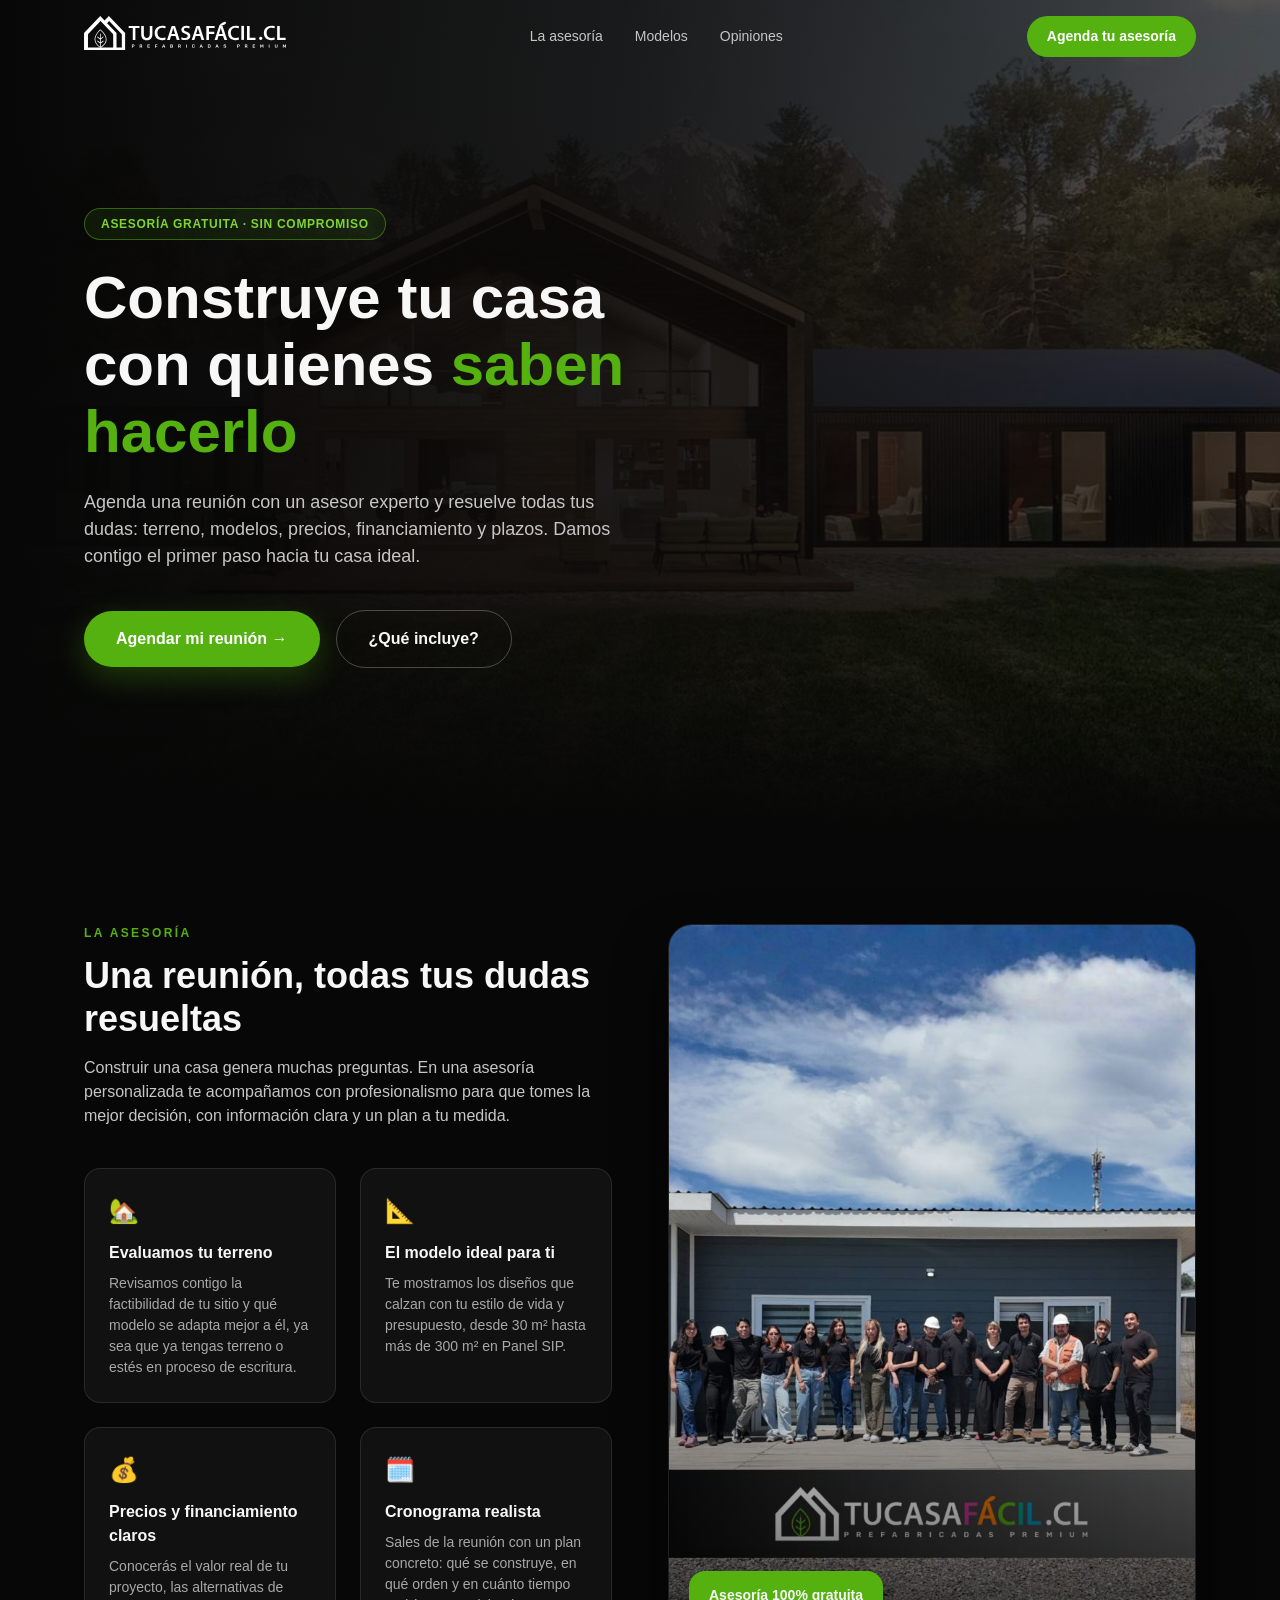
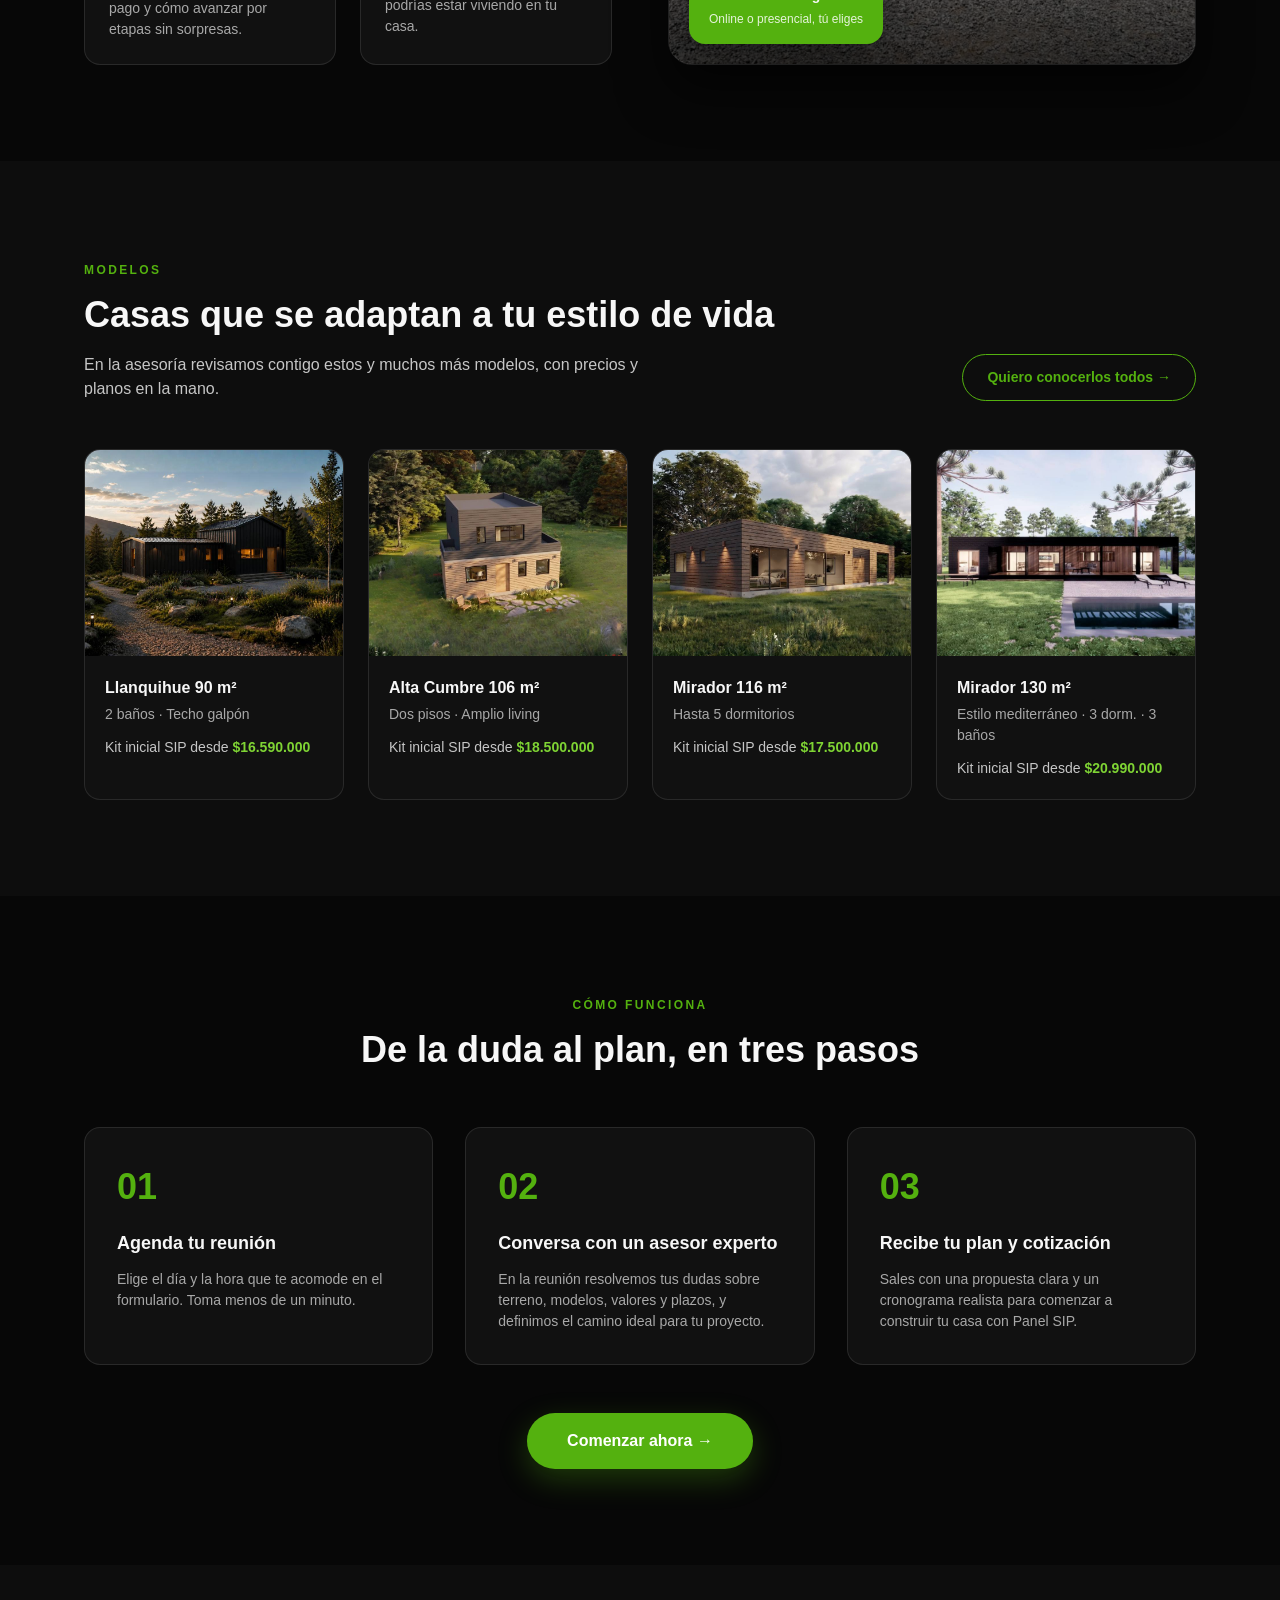
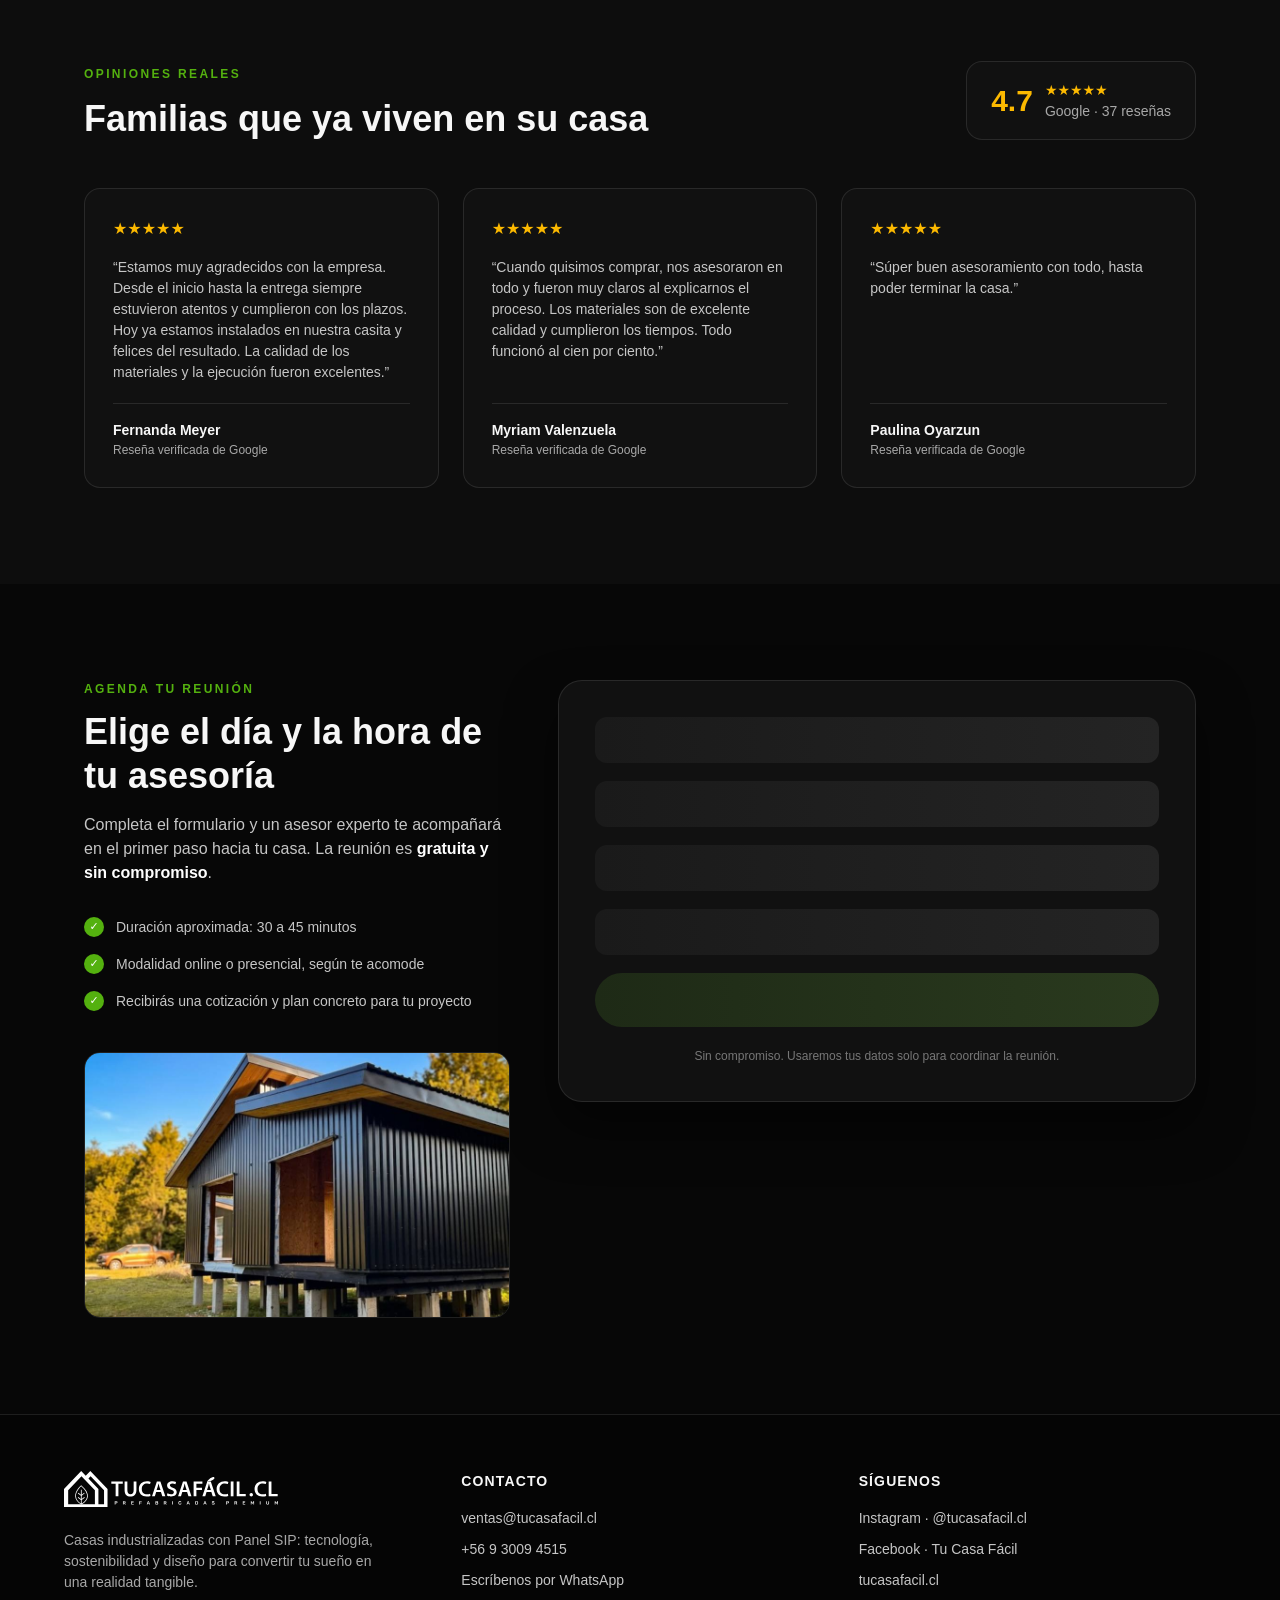
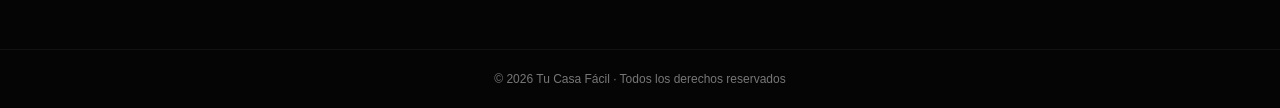
<file: index.html>
<!doctype html>
<html lang="es">
<head>
<meta charset="utf-8">
<meta name="viewport" content="width=device-width,initial-scale=1">
<title>Asesoría gratuita para construir tu casa en Panel SIP | Tu Casa Fácil</title>
<meta name="description" content="Agenda una asesoría gratuita con un experto en casas prefabricadas con Panel SIP. Resuelve dudas de terreno, modelos, precios, financiamiento y plazos. Proyectos en todo Chile.">
<meta name="robots" content="index,follow">
<link rel="canonical" href="https://tucasafacil-agenda-tu-reunion.vercel.app/">
<meta name="theme-color" content="#070707">

<!-- Open Graph / redes -->
<meta property="og:type" content="website">
<meta property="og:locale" content="es_CL">
<meta property="og:site_name" content="Tu Casa Fácil">
<meta property="og:title" content="Agenda tu asesoría gratuita | Tu Casa Fácil">
<meta property="og:description" content="Una reunión con un asesor experto para resolver terreno, modelo, precio y plazos de tu casa en Panel SIP. Gratis y sin compromiso.">
<meta property="og:url" content="https://tucasafacil-agenda-tu-reunion.vercel.app/">
<meta property="og:image" content="https://tucasafacil-agenda-tu-reunion.vercel.app/hero-casa-sip.jpg">
<meta name="twitter:card" content="summary_large_image">

<link rel="icon" href="logo-tucasafacil.svg" type="image/svg+xml">
<link rel="apple-touch-icon" href="logo-tucasafacil.svg">
<link rel="preload" as="image" href="hero-casa-sip.jpg" fetchpriority="high">
<link rel="stylesheet" href="styles.css">

<!-- HubSpot: embed del formulario -->
<script src="https://js.hsforms.net/forms/embed/9292440.js" defer></script>
<!-- HubSpot: código de seguimiento del portal (atribución de origen y UTMs) -->
<script id="hs-script-loader" async defer src="https://js.hs-scripts.com/9292440.js"></script>

<!-- ===== TRACKING: reemplaza los IDs y descomenta ===== -->
<!-- Google Tag Manager-->
<script>(function(w,d,s,l,i){w[l]=w[l]||[];w[l].push({'gtm.start':new Date().getTime(),event:'gtm.js'});
var f=d.getElementsByTagName(s)[0],j=d.createElement(s),dl=l!='dataLayer'?'&l='+l:'';j.async=true;
j.src='https://www.googletagmanager.com/gtm.js?id='+i+dl;f.parentNode.insertBefore(j,f);})(window,document,'script','dataLayer','GTM-P3QNBDRN');</script>

<!-- Meta Pixel-->
<script>!function(f,b,e,v,n,t,s){if(f.fbq)return;n=f.fbq=function(){n.callMethod?
n.callMethod.apply(n,arguments):n.queue.push(arguments)};if(!f._fbq)f._fbq=n;n.push=n;n.loaded=!0;
n.version='2.0';n.queue=[];t=b.createElement(e);t.async=!0;t.src=v;s=b.getElementsByTagName(e)[0];
s.parentNode.insertBefore(t,s)}(window,document,'script','https://connect.facebook.net/en_US/fbevents.js');
fbq('init','889678795080332');fbq('track','PageView');</script>

</head>
<body>
<header id="hd"><div class="wrap hbar">
<a href="#inicio"><img src="logo-tucasafacil.svg" alt="Tu Casa Fácil"></a>
<nav><a href="#asesoria">La asesoría</a><a href="#modelos">Modelos</a><a href="#opiniones">Opiniones</a></nav>
<a href="#agendar" class="btn btn-sm">Agenda tu asesoría</a>
</div></header>

<section id="inicio" class="hero">
<img src="hero-casa-sip.jpg" alt="Casa prefabricada Tu Casa Fácil" width="1400" height="759" loading="eager" decoding="async" fetchpriority="high">
<div class="g1"></div><div class="g2"></div>
<div class="inner"><div class="wrap">
<span class="pill">Asesoría gratuita · Sin compromiso</span>
<h1>Construye tu casa con quienes <span>saben hacerlo</span></h1>
<p class="lead">Agenda una reunión con un asesor experto y resuelve todas tus dudas: terreno, modelos, precios, financiamiento y plazos. Damos contigo el primer paso hacia tu casa ideal.</p>
<div class="cta-row"><a href="#agendar" class="btn btn-lg">Agendar mi reunión →</a><a href="#asesoria" class="btn-ghost">¿Qué incluye?</a></div>
</div></div></section>

<section id="asesoria" class="pad"><div class="wrap grid2">
<div>
<span class="eyebrow">La asesoría</span>
<h2>Una reunión, todas tus dudas resueltas</h2>
<p class="sub">Construir una casa genera muchas preguntas. En una asesoría personalizada te acompañamos con profesionalismo para que tomes la mejor decisión, con información clara y un plan a tu medida.</p>
<div class="cardgrid"><div class="card"><div class="ico">🏡</div><h3>Evaluamos tu terreno</h3><p>Revisamos contigo la factibilidad de tu sitio y qué modelo se adapta mejor a él, ya sea que ya tengas terreno o estés en proceso de escritura.</p></div><div class="card"><div class="ico">📐</div><h3>El modelo ideal para ti</h3><p>Te mostramos los diseños que calzan con tu estilo de vida y presupuesto, desde 30 m² hasta más de 300 m² en Panel SIP.</p></div><div class="card"><div class="ico">💰</div><h3>Precios y financiamiento claros</h3><p>Conocerás el valor real de tu proyecto, las alternativas de pago y cómo avanzar por etapas sin sorpresas.</p></div><div class="card"><div class="ico">🗓️</div><h3>Cronograma realista</h3><p>Sales de la reunión con un plan concreto: qué se construye, en qué orden y en cuánto tiempo podrías estar viviendo en tu casa.</p></div></div>
</div>
<div class="teamwrap"><img src="equipo-tucasafacil.jpg" alt="Equipo Tu Casa Fácil" width="819" height="1024" loading="lazy" decoding="async">
<div class="badge"><p>Asesoría 100% gratuita</p><span>Online o presencial, tú eliges</span></div></div>
</div></section>

<section id="modelos" class="pad dark"><div class="wrap">
<div class="rowhead"><div><span class="eyebrow">Modelos</span><h2>Casas que se adaptan a tu estilo de vida</h2>
<p class="sub">En la asesoría revisamos contigo estos y muchos más modelos, con precios y planos en la mano.</p></div>
<a href="#agendar" class="btn-out">Quiero conocerlos todos →</a></div>
<div class="models"><article class="model"><div class="ph"><img src="modelo-llanquihue-90.jpg" alt="Llanquihue 90 m²" width="900" height="719" loading="lazy" decoding="async"></div><div class="body"><h3>Llanquihue 90 m²</h3><p class="d">2 baños · Techo galpón</p><p class="p">Kit inicial SIP desde <b>$16.590.000</b></p></div></article><article class="model"><div class="ph"><img src="modelo-alta-cumbre-106.jpg" alt="Alta Cumbre 106 m²" width="900" height="719" loading="lazy" decoding="async"></div><div class="body"><h3>Alta Cumbre 106 m²</h3><p class="d">Dos pisos · Amplio living</p><p class="p">Kit inicial SIP desde <b>$18.500.000</b></p></div></article><article class="model"><div class="ph"><img src="modelo-mirador-116.jpg" alt="Mirador 116 m²" width="900" height="719" loading="lazy" decoding="async"></div><div class="body"><h3>Mirador 116 m²</h3><p class="d">Hasta 5 dormitorios</p><p class="p">Kit inicial SIP desde <b>$17.500.000</b></p></div></article><article class="model"><div class="ph"><img src="modelo-mirador-130.jpg" alt="Mirador 130 m²" width="900" height="646" loading="lazy" decoding="async"></div><div class="body"><h3>Mirador 130 m²</h3><p class="d">Estilo mediterráneo · 3 dorm. · 3 baños</p><p class="p">Kit inicial SIP desde <b>$20.990.000</b></p></div></article></div>
</div></section>

<section class="pad"><div class="wrap">
<div style="text-align:center"><span class="eyebrow">Cómo funciona</span><h2>De la duda al plan, en tres pasos</h2></div>
<div class="steps"><div class="step"><span class="n">01</span><h3>Agenda tu reunión</h3><p>Elige el día y la hora que te acomode en el formulario. Toma menos de un minuto.</p></div><div class="step"><span class="n">02</span><h3>Conversa con un asesor experto</h3><p>En la reunión resolvemos tus dudas sobre terreno, modelos, valores y plazos, y definimos el camino ideal para tu proyecto.</p></div><div class="step"><span class="n">03</span><h3>Recibe tu plan y cotización</h3><p>Sales con una propuesta clara y un cronograma realista para comenzar a construir tu casa con Panel SIP.</p></div></div>
<div style="margin-top:48px;text-align:center"><a href="#agendar" class="btn btn-lg" style="padding:16px 40px">Comenzar ahora →</a></div>
</div></section>

<section id="opiniones" class="pad dark"><div class="wrap">
<div class="rowhead"><div><span class="eyebrow">Opiniones reales</span><h2>Familias que ya viven en su casa</h2></div>
<div class="rating"><span class="big">4.7</span><div style="font-size:14px"><div class="stars">★★★★★</div><div style="color:#a8a8a8">Google · 37 reseñas</div></div></div></div>
<div class="tsts"><figure class="tst"><div class="stars">★★★★★</div><blockquote>“Estamos muy agradecidos con la empresa. Desde el inicio hasta la entrega siempre estuvieron atentos y cumplieron con los plazos. Hoy ya estamos instalados en nuestra casita y felices del resultado. La calidad de los materiales y la ejecución fueron excelentes.”</blockquote><figcaption>Fernanda Meyer<span>Reseña verificada de Google</span></figcaption></figure><figure class="tst"><div class="stars">★★★★★</div><blockquote>“Cuando quisimos comprar, nos asesoraron en todo y fueron muy claros al explicarnos el proceso. Los materiales son de excelente calidad y cumplieron los tiempos. Todo funcionó al cien por ciento.”</blockquote><figcaption>Myriam Valenzuela<span>Reseña verificada de Google</span></figcaption></figure><figure class="tst"><div class="stars">★★★★★</div><blockquote>“Súper buen asesoramiento con todo, hasta poder terminar la casa.”</blockquote><figcaption>Paulina Oyarzun<span>Reseña verificada de Google</span></figcaption></figure></div>
</div></section>

<section id="agendar" class="pad"><div class="wrap formgrid">
<div>
<span class="eyebrow">Agenda tu reunión</span>
<h2>Elige el día y la hora de tu asesoría</h2>
<p class="sub">Completa el formulario y un asesor experto te acompañará en el primer paso hacia tu casa. La reunión es <strong style="color:#fff">gratuita y sin compromiso</strong>.</p>
<ul class="checks">
<li><span class="c">✓</span>Duración aproximada: 30 a 45 minutos</li>
<li><span class="c">✓</span>Modalidad online o presencial, según te acomode</li>
<li><span class="c">✓</span>Recibirás una cotización y plan concreto para tu proyecto</li></ul>
<img class="formimg" src="servicios-tucasafacil.jpg" alt="Casa Tu Casa Fácil terminada" width="900" height="719" loading="lazy" decoding="async">
</div>
<div class="formcard">
<div class="hs-form-frame" data-region="na1" data-form-id="4eb0c684-b6db-4364-9b80-54d88f810deb" data-portal-id="9292440"></div>
<div class="form-skeleton" id="form-skeleton" aria-hidden="true">
<span></span><span></span><span></span><span></span><span class="lg"></span>
</div>
<p class="fine">Sin compromiso. Usaremos tus datos solo para coordinar la reunión.</p>
</div>
</div></section>

<footer><div class="wrap fgrid">
<div><img src="logo-tucasafacil.svg" alt="Tu Casa Fácil"><p>Casas industrializadas con Panel SIP: tecnología, sostenibilidad y diseño para convertir tu sueño en una realidad tangible.</p></div>
<div><h3>Contacto</h3><ul><li><a href="mailto:ventas@tucasafacil.cl">ventas@tucasafacil.cl</a></li><li><a href="tel:+56930094515">+56 9 3009 4515</a></li><li><a href="https://wa.me/56930094515">Escríbenos por WhatsApp</a></li></ul></div>
<div><h3>Síguenos</h3><ul><li><a href="https://www.instagram.com/tucasafacil.cl">Instagram · @tucasafacil.cl</a></li><li><a href="https://www.facebook.com/tucasafacil.cl/">Facebook · Tu Casa Fácil</a></li><li><a href="https://tucasafacil.cl">tucasafacil.cl</a></li></ul></div>
</div><div class="copy">© 2026 Tu Casa Fácil · Todos los derechos reservados</div></footer>
<script src="script.js" defer></script>
</body></html>
</file>
<file: styles.css>
*{box-sizing:border-box;margin:0;padding:0}
html{scroll-behavior:smooth}
body{background:#070707;color:#f7f7f7;font-family:"Segoe UI","Helvetica Neue",Arial,system-ui,sans-serif;-webkit-font-smoothing:antialiased;line-height:1.5}
::selection{background:#54b10f;color:#fff}
a{text-decoration:none;color:inherit}
.wrap{max-width:1152px;margin:0 auto;padding:0 20px}
/* header */
header{position:fixed;inset:0 0 auto 0;z-index:50;transition:.3s;padding:16px 0}
header.scrolled{background:rgba(7,7,7,.95);backdrop-filter:blur(8px);box-shadow:0 8px 24px rgba(0,0,0,.4)}
.hbar{display:flex;align-items:center;justify-content:space-between;gap:12px}
.hbar img{height:34px;max-width:52vw;object-fit:contain}
.hbar .btn-sm{flex:none;white-space:nowrap}
@media(max-width:420px){.hbar img{height:28px}.btn-sm{padding:9px 14px;font-size:13px}}
nav{display:none;gap:32px;font-size:14px;color:#c6c6c6}
nav a:hover{color:#fff}
.btn{display:inline-block;border-radius:999px;background:#54b10f;color:#fff;font-weight:700;transition:.2s}
.btn:hover{background:#46940d}
.btn-sm{padding:10px 20px;font-size:14px}
.btn-lg{padding:16px 32px;font-size:16px;box-shadow:0 10px 30px rgba(84,177,15,.3)}
.btn-lg:hover{transform:scale(1.03)}
.btn-ghost{border:1px solid rgba(255,255,255,.25);border-radius:999px;padding:16px 32px;font-weight:600;font-size:16px}
.btn-ghost:hover{border-color:rgba(255,255,255,.6)}
.btn-out{border:1px solid #54b10f;color:#54b10f;border-radius:999px;padding:12px 24px;font-size:14px;font-weight:600;display:inline-block;transition:.2s}
.btn-out:hover{background:#54b10f;color:#fff}
/* hero */
.hero{position:relative;min-height:92vh;display:flex;align-items:center;overflow:hidden}
.hero>img{position:absolute;inset:0;width:100%;height:100%;object-fit:cover}
.hero .g1{position:absolute;inset:0;background:linear-gradient(90deg,#070707,rgba(7,7,7,.8) 50%,rgba(7,7,7,.3))}
.hero .g2{position:absolute;left:0;right:0;bottom:0;height:160px;background:linear-gradient(to top,#070707,transparent)}
.hero .inner{position:relative;z-index:10;width:100%;padding:144px 0 96px}
.pill{display:inline-flex;gap:8px;border:1px solid rgba(84,177,15,.5);background:rgba(84,177,15,.1);color:#7fd434;border-radius:999px;padding:6px 16px;font-size:12px;font-weight:600;text-transform:uppercase;letter-spacing:.06em}
h1{margin-top:24px;font-size:40px;line-height:1.12;font-weight:700;max-width:640px}
h1 span{color:#54b10f}
.lead{margin-top:24px;max-width:560px;font-size:18px;color:#c6c6c6}
.cta-row{margin-top:40px;display:flex;flex-wrap:wrap;gap:16px;align-items:center}
/* sections */
section.pad{padding:96px 0}
.eyebrow{font-size:12px;font-weight:700;text-transform:uppercase;letter-spacing:.2em;color:#54b10f}
h2{margin-top:12px;font-size:30px;font-weight:700;line-height:1.2}
.sub{margin-top:16px;color:#c6c6c6;max-width:560px}
.grid2{display:grid;gap:56px;align-items:center}
.grid2>div:first-child{display:flex;flex-direction:column}
.cardgrid{margin-top:40px;display:grid;gap:24px}
.card{border:1px solid rgba(255,255,255,.1);background:#111;border-radius:16px;padding:24px;transition:.2s}
.card:hover{border-color:rgba(84,177,15,.5)}
.card .ico{font-size:24px}
.card h3{margin-top:12px;font-size:16px}
.card p{margin-top:8px;font-size:14px;color:#a8a8a8}
.teamwrap{position:relative;border-radius:24px;overflow:hidden;border:1px solid rgba(255,255,255,.1);box-shadow:0 25px 50px rgba(0,0,0,.6)}
.teamwrap img{display:block;width:100%;height:auto;aspect-ratio:4/5;object-fit:cover;border-radius:0;border:0}
.teamwrap::after{content:"";position:absolute;left:0;right:0;bottom:0;height:45%;background:linear-gradient(to top,rgba(0,0,0,.75),transparent);pointer-events:none}
.badge{position:absolute;z-index:2;bottom:20px;left:20px;max-width:calc(100% - 40px);background:#54b10f;border-radius:16px;padding:14px 20px;box-shadow:0 15px 35px rgba(0,0,0,.35)}
.badge p{font-size:14px;font-weight:700}
.badge span{font-size:12px;color:rgba(255,255,255,.85)}
.dark{background:#0d0d0d}
.rowhead{display:flex;flex-wrap:wrap;align-items:flex-end;justify-content:space-between;gap:24px}
.models{margin-top:48px;display:grid;gap:24px}
.model{overflow:hidden;border:1px solid rgba(255,255,255,.1);background:#111;border-radius:16px;transition:.2s}
.model:hover{border-color:rgba(84,177,15,.6)}
.model .ph{aspect-ratio:5/4;overflow:hidden}
.model img{width:100%;height:100%;object-fit:cover;transition:.5s}
.model:hover img{transform:scale(1.05)}
.model .body{padding:20px}
.model h3{font-size:16px}
.model .d{margin-top:4px;font-size:14px;color:#a8a8a8}
.model .p{margin-top:12px;font-size:14px;color:#c6c6c6}
.model .p b{color:#7fd434}
.steps{margin-top:56px;display:grid;gap:32px}
.step{border:1px solid rgba(255,255,255,.1);background:#111;border-radius:16px;padding:32px}
.step .n{font-size:36px;font-weight:900;color:#54b10f}
.step h3{margin-top:16px;font-size:18px}
.step p{margin-top:12px;font-size:14px;color:#a8a8a8}
.rating{display:flex;align-items:center;gap:12px;border:1px solid rgba(255,255,255,.1);background:#111;border-radius:16px;padding:16px 24px}
.rating .big{font-size:30px;font-weight:900;color:#fcb900}
.stars{color:#fcb900}
.tsts{margin-top:48px;display:grid;gap:24px}
.tst{display:flex;flex-direction:column;border:1px solid rgba(255,255,255,.1);background:#111;border-radius:16px;padding:28px}
.tst blockquote{margin-top:16px;flex:1;font-size:14px;color:#c6c6c6}
.tst figcaption{margin-top:20px;border-top:1px solid rgba(255,255,255,.1);padding-top:16px;font-size:14px;font-weight:700}
.tst figcaption span{display:block;font-size:12px;font-weight:400;color:#a8a8a8}
/* form */
.formgrid{display:grid;gap:48px;align-items:start}
.formgrid>div:first-child{display:flex;flex-direction:column}
.formimg{display:block;width:100%;height:auto;margin-top:40px;aspect-ratio:16/10;object-fit:cover;max-height:340px;border-radius:16px;border:1px solid rgba(255,255,255,.1)}
.checks{margin-top:32px;display:grid;gap:16px;font-size:14px;color:#c6c6c6}
.checks li{display:flex;gap:12px;list-style:none}
.checks .c{flex:none;width:20px;height:20px;border-radius:999px;background:#54b10f;color:#fff;font-size:11px;font-weight:700;display:flex;align-items:center;justify-content:center}
/* ============================================================
   FORMULARIO HUBSPOT — tarjeta contenedora
   ============================================================ */
.formcard{border:1px solid rgba(255,255,255,.1);background:#111;border-radius:24px;padding:28px;box-shadow:0 25px 50px rgba(0,0,0,.5)}
.fine{margin-top:20px;text-align:center;font-size:12px;color:#777}

/* Esqueleto de carga: evita el hueco vacío mientras baja el script */
.form-skeleton{display:grid;gap:18px}
.form-skeleton span{display:block;height:46px;border-radius:12px;background:linear-gradient(90deg,#1a1a1a,#242424,#1a1a1a);background-size:200% 100%;animation:sk 1.4s linear infinite}
.form-skeleton span.lg{height:54px;border-radius:999px;background:linear-gradient(90deg,#1e2a16,#2a3a1e,#1e2a16);background-size:200% 100%}
@keyframes sk{0%{background-position:200% 0}100%{background-position:-200% 0}}
.hs-ok .form-skeleton{display:none}
.hs-ok .hs-form-frame{animation:fade .35s ease both}
@keyframes fade{from{opacity:0;transform:translateY(6px)}to{opacity:1;transform:none}}

/* ============================================================
   FORMULARIO DE HUBSPOT — nota importante
   El embed nuevo de HubSpot renderiza el formulario dentro de un IFRAME
   cross-origin. Ningun CSS de esta hoja puede cruzar ese borde.
   Los colores, bordes y el boton se configuran UNICAMENTE en
   HubSpot -> editor del formulario -> pestana Estilo:
     fondo de campo  #1A1A1A   borde #333333   radio 12px
     texto #FFFFFF   etiquetas #A8A8A8
     boton #54B10F   texto boton #FFFFFF   radio 999px
   Aqui solo controlamos la tarjeta que lo envuelve.
   ============================================================ */
.formcard .hs-form-frame{color:#f7f7f7}
.hs-ok .hs-form-frame{min-height:520px}
.formcard .hs-form-frame iframe{width:100%!important;border:0!important;display:block}

/* Salida alternativa si el script de HubSpot no carga */
.hs-fallback{text-align:center;padding:12px 0}
.hs-fallback p{font-size:15px;color:#c6c6c6;margin-bottom:8px}
.hs-fallback p strong{color:#fff}
.hs-fallback .btn{margin-top:20px}
.hs-fallback-tel{display:block;margin-top:16px;font-size:14px;color:#a8a8a8;text-decoration:underline}
*{box-sizing:border-box;margin:0;padding:0}
html{scroll-behavior:smooth}
body{background:#070707;color:#f7f7f7;font-family:"Segoe UI","Helvetica Neue",Arial,system-ui,sans-serif;-webkit-font-smoothing:antialiased;line-height:1.5}
::selection{background:#54b10f;color:#fff}
a{text-decoration:none;color:inherit}
.wrap{max-width:1152px;margin:0 auto;padding:0 20px}
/* header */
header{position:fixed;inset:0 0 auto 0;z-index:50;transition:.3s;padding:16px 0}
header.scrolled{background:rgba(7,7,7,.95);backdrop-filter:blur(8px);box-shadow:0 8px 24px rgba(0,0,0,.4)}
.hbar{display:flex;align-items:center;justify-content:space-between;gap:12px}
.hbar img{height:34px;max-width:52vw;object-fit:contain}
.hbar .btn-sm{flex:none;white-space:nowrap}
@media(max-width:420px){.hbar img{height:28px}.btn-sm{padding:9px 14px;font-size:13px}}
nav{display:none;gap:32px;font-size:14px;color:#c6c6c6}
nav a:hover{color:#fff}
.btn{display:inline-block;border-radius:999px;background:#54b10f;color:#fff;font-weight:700;transition:.2s}
.btn:hover{background:#46940d}
.btn-sm{padding:10px 20px;font-size:14px}
.btn-lg{padding:16px 32px;font-size:16px;box-shadow:0 10px 30px rgba(84,177,15,.3)}
.btn-lg:hover{transform:scale(1.03)}
.btn-ghost{border:1px solid rgba(255,255,255,.25);border-radius:999px;padding:16px 32px;font-weight:600;font-size:16px}
.btn-ghost:hover{border-color:rgba(255,255,255,.6)}
.btn-out{border:1px solid #54b10f;color:#54b10f;border-radius:999px;padding:12px 24px;font-size:14px;font-weight:600;display:inline-block;transition:.2s}
.btn-out:hover{background:#54b10f;color:#fff}
/* hero */
.hero{position:relative;min-height:92vh;display:flex;align-items:center;overflow:hidden}
.hero>img{position:absolute;inset:0;width:100%;height:100%;object-fit:cover}
.hero .g1{position:absolute;inset:0;background:linear-gradient(90deg,#070707,rgba(7,7,7,.8) 50%,rgba(7,7,7,.3))}
.hero .g2{position:absolute;left:0;right:0;bottom:0;height:160px;background:linear-gradient(to top,#070707,transparent)}
.hero .inner{position:relative;z-index:10;width:100%;padding:144px 0 96px}
.pill{display:inline-flex;gap:8px;border:1px solid rgba(84,177,15,.5);background:rgba(84,177,15,.1);color:#7fd434;border-radius:999px;padding:6px 16px;font-size:12px;font-weight:600;text-transform:uppercase;letter-spacing:.06em}
h1{margin-top:24px;font-size:40px;line-height:1.12;font-weight:700;max-width:640px}
h1 span{color:#54b10f}
.lead{margin-top:24px;max-width:560px;font-size:18px;color:#c6c6c6}
.cta-row{margin-top:40px;display:flex;flex-wrap:wrap;gap:16px;align-items:center}
/* sections */
section.pad{padding:96px 0}
.eyebrow{font-size:12px;font-weight:700;text-transform:uppercase;letter-spacing:.2em;color:#54b10f}
h2{margin-top:12px;font-size:30px;font-weight:700;line-height:1.2}
.sub{margin-top:16px;color:#c6c6c6;max-width:560px}
.grid2{display:grid;gap:56px;align-items:center}
.grid2>div:first-child{display:flex;flex-direction:column}
.cardgrid{margin-top:40px;display:grid;gap:24px}
.card{border:1px solid rgba(255,255,255,.1);background:#111;border-radius:16px;padding:24px;transition:.2s}
.card:hover{border-color:rgba(84,177,15,.5)}
.card .ico{font-size:24px}
.card h3{margin-top:12px;font-size:16px}
.card p{margin-top:8px;font-size:14px;color:#a8a8a8}
.teamwrap{position:relative;border-radius:24px;overflow:hidden;border:1px solid rgba(255,255,255,.1);box-shadow:0 25px 50px rgba(0,0,0,.6)}
.teamwrap img{display:block;width:100%;height:auto;aspect-ratio:4/5;object-fit:cover;border-radius:0;border:0}
.teamwrap::after{content:"";position:absolute;left:0;right:0;bottom:0;height:45%;background:linear-gradient(to top,rgba(0,0,0,.75),transparent);pointer-events:none}
.badge{position:absolute;z-index:2;bottom:20px;left:20px;max-width:calc(100% - 40px);background:#54b10f;border-radius:16px;padding:14px 20px;box-shadow:0 15px 35px rgba(0,0,0,.35)}
.badge p{font-size:14px;font-weight:700}
.badge span{font-size:12px;color:rgba(255,255,255,.85)}
.dark{background:#0d0d0d}
.rowhead{display:flex;flex-wrap:wrap;align-items:flex-end;justify-content:space-between;gap:24px}
.models{margin-top:48px;display:grid;gap:24px}
.model{overflow:hidden;border:1px solid rgba(255,255,255,.1);background:#111;border-radius:16px;transition:.2s}
.model:hover{border-color:rgba(84,177,15,.6)}
.model .ph{aspect-ratio:5/4;overflow:hidden}
.model img{width:100%;height:100%;object-fit:cover;transition:.5s}
.model:hover img{transform:scale(1.05)}
.model .body{padding:20px}
.model h3{font-size:16px}
.model .d{margin-top:4px;font-size:14px;color:#a8a8a8}
.model .p{margin-top:12px;font-size:14px;color:#c6c6c6}
.model .p b{color:#7fd434}
.steps{margin-top:56px;display:grid;gap:32px}
.step{border:1px solid rgba(255,255,255,.1);background:#111;border-radius:16px;padding:32px}
.step .n{font-size:36px;font-weight:900;color:#54b10f}
.step h3{margin-top:16px;font-size:18px}
.step p{margin-top:12px;font-size:14px;color:#a8a8a8}
.rating{display:flex;align-items:center;gap:12px;border:1px solid rgba(255,255,255,.1);background:#111;border-radius:16px;padding:16px 24px}
.rating .big{font-size:30px;font-weight:900;color:#fcb900}
.stars{color:#fcb900}
.tsts{margin-top:48px;display:grid;gap:24px}
.tst{display:flex;flex-direction:column;border:1px solid rgba(255,255,255,.1);background:#111;border-radius:16px;padding:28px}
.tst blockquote{margin-top:16px;flex:1;font-size:14px;color:#c6c6c6}
.tst figcaption{margin-top:20px;border-top:1px solid rgba(255,255,255,.1);padding-top:16px;font-size:14px;font-weight:700}
.tst figcaption span{display:block;font-size:12px;font-weight:400;color:#a8a8a8}
/* form */
.formgrid{display:grid;gap:48px;align-items:start}
.formgrid>div:first-child{display:flex;flex-direction:column}
.formimg{display:block;width:100%;height:auto;margin-top:40px;aspect-ratio:16/10;object-fit:cover;max-height:340px;border-radius:16px;border:1px solid rgba(255,255,255,.1)}
.checks{margin-top:32px;display:grid;gap:16px;font-size:14px;color:#c6c6c6}
.checks li{display:flex;gap:12px;list-style:none}
.checks .c{flex:none;width:20px;height:20px;border-radius:999px;background:#54b10f;color:#fff;font-size:11px;font-weight:700;display:flex;align-items:center;justify-content:center}
/* ============================================================
   FORMULARIO HUBSPOT — tarjeta contenedora
   ============================================================ */
.formcard{border:1px solid rgba(255,255,255,.1);background:#111;border-radius:24px;padding:28px;box-shadow:0 25px 50px rgba(0,0,0,.5)}
.fine{margin-top:20px;text-align:center;font-size:12px;color:#777}

/* Esqueleto de carga: evita el hueco vacío mientras baja el script */
.form-skeleton{display:grid;gap:18px}
.form-skeleton span{display:block;height:46px;border-radius:12px;background:linear-gradient(90deg,#1a1a1a,#242424,#1a1a1a);background-size:200% 100%;animation:sk 1.4s linear infinite}
.form-skeleton span.lg{height:54px;border-radius:999px;background:linear-gradient(90deg,#1e2a16,#2a3a1e,#1e2a16);background-size:200% 100%}
@keyframes sk{0%{background-position:200% 0}100%{background-position:-200% 0}}
.hs-ok .form-skeleton{display:none}
.hs-ok .hs-form-frame{animation:fade .35s ease both}
@keyframes fade{from{opacity:0;transform:translateY(6px)}to{opacity:1;transform:none}}

/* ============================================================
   OVERRIDES DE HUBSPOT
   Cubre las dos familias de clases: embed clásico (.hs-*)
   y editor nuevo (.hsfc-*). Requiere !important porque HubSpot
   inyecta su propia hoja de estilos después de la nuestra.
   ============================================================ */
.formcard .hs-form-frame{color:#f7f7f7}
.formcard form{border:0!important;background:none!important;padding:0!important;box-shadow:none!important;border-radius:0!important}

/* Etiquetas */
.formcard label,
.formcard .hs-form-field>label,
.formcard .hsfc-FieldLabel{
 display:block!important;margin-bottom:6px!important;font-size:12px!important;font-weight:600!important;
 text-transform:uppercase!important;letter-spacing:.04em!important;color:#a8a8a8!important;
 font-family:inherit!important;line-height:1.4!important}
.formcard .hs-form-required,.formcard .hsfc-FieldLabel__Required{color:#54b10f!important}

/* Campos */
.formcard input[type=text],.formcard input[type=email],.formcard input[type=tel],
.formcard input[type=number],.formcard input[type=date],.formcard input[type=time],
.formcard select,.formcard textarea,
.formcard .hs-input,.formcard .hsfc-TextInput,.formcard .hsfc-DropdownInput,
.formcard .hsfc-TextareaInput,.formcard .hsfc-DateInput,.formcard .hsfc-PhoneInput input{
 width:100%!important;max-width:100%!important;box-sizing:border-box!important;
 border:1px solid rgba(255,255,255,.15)!important;background:#1a1a1a!important;border-radius:12px!important;
 padding:12px 16px!important;font-size:14px!important;line-height:1.4!important;color:#fff!important;
 font-family:inherit!important;outline:none!important;color-scheme:dark;transition:.2s;box-shadow:none!important}
.formcard input::placeholder,.formcard textarea::placeholder{color:#777!important;opacity:1!important}
.formcard input:focus,.formcard select:focus,.formcard textarea:focus,
.formcard .hsfc-TextInput:focus,.formcard .hsfc-DropdownInput:focus{
 border-color:#54b10f!important;box-shadow:0 0 0 3px rgba(84,177,15,.3)!important}
.formcard textarea{resize:none!important;min-height:96px!important}
.formcard select option,.formcard optgroup{background:#1a1a1a!important;color:#fff!important}
.formcard input:-webkit-autofill{-webkit-text-fill-color:#fff!important;-webkit-box-shadow:0 0 0 1000px #1a1a1a inset!important}

/* Teléfono internacional (select de país + input) */
.formcard .hs-fieldtype-intl-phone.hs-input{display:flex!important;gap:8px!important;background:none!important;border:0!important;padding:0!important}
.formcard .hs-fieldtype-intl-phone select{flex:none!important;width:110px!important}

/* Checkbox y radio */
.formcard input[type=checkbox],.formcard input[type=radio]{
 width:auto!important;min-width:16px!important;accent-color:#54b10f;margin:2px 8px 0 0!important;padding:0!important}
.formcard .inputs-list{list-style:none!important;padding:0!important;margin:0!important;display:grid!important;gap:10px!important}
.formcard .inputs-list label,.formcard .hs-form-booleancheckbox label,
.formcard .hsfc-CheckboxField label,.formcard .legal-consent-container label{
 display:flex!important;align-items:flex-start!important;text-transform:none!important;letter-spacing:0!important;
 font-size:13px!important;font-weight:400!important;color:#c6c6c6!important;margin-bottom:0!important}
.formcard .legal-consent-container p,.formcard .hs-richtext{font-size:12px!important;color:#8a8a8a!important;line-height:1.5!important}
.formcard .hs-richtext a,.formcard .legal-consent-container a{color:#7fd434!important;text-decoration:underline!important}

/* Espaciado entre campos */
.formcard .hs-form-field,.formcard .hsfc-FieldGroup,.formcard .hsfc-Row{margin-bottom:20px!important}
.formcard .hs-form-field:last-of-type{margin-bottom:0!important}
.formcard fieldset,.formcard fieldset.form-columns-1,
.formcard fieldset.form-columns-2,.formcard fieldset.form-columns-3{
 max-width:none!important;width:100%!important;border:0!important;padding:0!important;margin:0!important}
.formcard .hs-form-field .input{margin:0!important}
.formcard .form-columns-2 .hs-form-field,.formcard .form-columns-3 .hs-form-field{width:100%!important;float:none!important}
@media(min-width:768px){
 .formcard fieldset.form-columns-2{display:grid!important;grid-template-columns:1fr 1fr!important;gap:0 20px!important}
 .formcard fieldset.form-columns-3{display:grid!important;grid-template-columns:repeat(3,1fr)!important;gap:0 20px!important}
}

/* Botón de envío */
.formcard input[type=submit],.formcard .hs-button,.formcard .hsfc-Button,
.formcard button[type=submit]{
 margin-top:8px!important;width:100%!important;border:0!important;border-radius:999px!important;
 background:#54b10f!important;color:#fff!important;padding:16px!important;font-size:16px!important;
 font-weight:700!important;line-height:1.2!important;cursor:pointer!important;font-family:inherit!important;
 text-transform:none!important;letter-spacing:0!important;
 box-shadow:0 10px 30px rgba(84,177,15,.3)!important;transition:.2s}
.formcard input[type=submit]:hover,.formcard .hs-button:hover,
.formcard .hsfc-Button:hover,.formcard button[type=submit]:hover{background:#46940d!important}
.formcard .actions{padding:0!important;margin:0!important}

/* Errores */
.formcard .hs-error-msg,.formcard .hs-error-msgs label,
.formcard .hsfc-ErrorAlert,.formcard .hsfc-FieldError{
 color:#ff8080!important;font-size:12px!important;font-weight:400!important;
 text-transform:none!important;letter-spacing:0!important;margin-top:6px!important}
.formcard .hs-error-msgs{list-style:none!important;padding:0!important;margin:0!important}
.formcard .hs-input.invalid,.formcard .hs-input.error{border-color:#ff8080!important}

/* Mensaje de éxito */
.formcard .submitted-message,.formcard .hsfc-DoneMessage,.formcard .hsfc-Step--done{
 color:#f7f7f7!important;font-size:15px!important;line-height:1.6!important;text-align:center!important}
.formcard .submitted-message p,.formcard .hsfc-DoneMessage p{color:#c6c6c6!important}
/* footer */
footer{border-top:1px solid rgba(255,255,255,.1);background:#050505}
.fgrid{display:grid;gap:40px;padding:56px 0}
.fgrid img{height:36px}
.fgrid p{margin-top:16px;max-width:320px;font-size:14px;color:#a8a8a8}
.fgrid h3{font-size:14px;text-transform:uppercase;letter-spacing:.08em}
.fgrid ul{margin-top:16px;list-style:none;display:grid;gap:10px;font-size:14px;color:#c6c6c6}
.fgrid a:hover{color:#54b10f}
.copy{border-top:1px solid rgba(255,255,255,.05);padding:20px 0;text-align:center;font-size:12px;color:#777}
@media(min-width:768px){
 nav{display:flex} h1{font-size:60px} h2{font-size:36px}
 .cardgrid{grid-template-columns:1fr 1fr} .steps{grid-template-columns:repeat(3,1fr)}
 .tsts{grid-template-columns:repeat(3,1fr)} .models{grid-template-columns:1fr 1fr}
 .fgrid{grid-template-columns:repeat(3,1fr)} .fields{grid-template-columns:1fr 1fr}
 .formcard{padding:36px}
}
@media(min-width:1024px){
 .grid2{grid-template-columns:1fr 1fr;align-items:stretch}
 .teamwrap img{height:100%;aspect-ratio:auto;min-height:100%}
 .models{grid-template-columns:repeat(4,1fr)}
 .formgrid{grid-template-columns:2fr 3fr}
}
.span2{grid-column:1/-1}

/* Salida alternativa si el script de HubSpot no carga */
.hs-fallback{text-align:center;padding:12px 0}
.hs-fallback p{font-size:15px;color:#c6c6c6;margin-bottom:8px}
.hs-fallback p strong{color:#fff}
.hs-fallback .btn{margin-top:20px}
.hs-fallback-tel{display:block;margin-top:16px;font-size:14px;color:#a8a8a8;text-decoration:underline}
</file>
